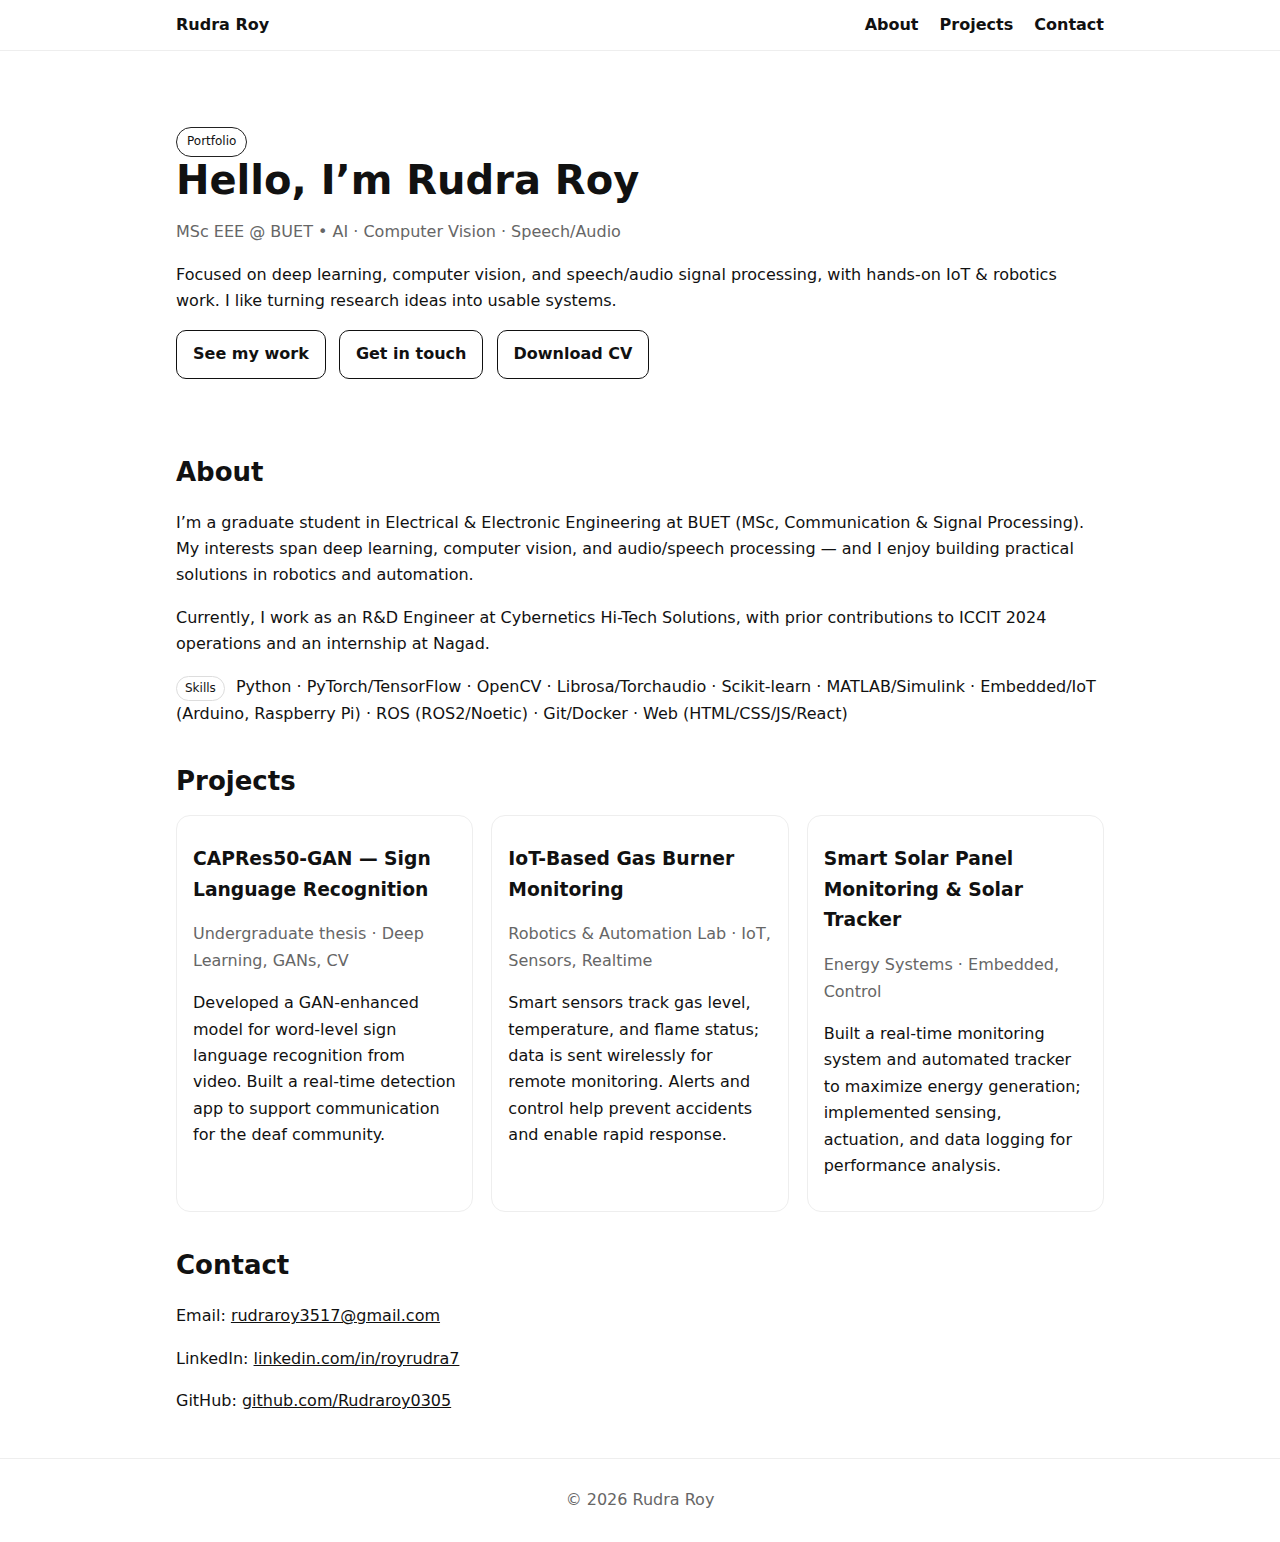
<file: index.html>
<!DOCTYPE html>
<html lang="en">
<head>
  <meta charset="utf-8" />
  <meta name="viewport" content="width=device-width, initial-scale=1" />
  <title>Rudra Roy — Portfolio</title>
  <meta name="description" content="Rudra Roy — MSc EEE @ BUET. Deep learning, computer vision, speech/audio, IoT & robotics." />
  <style>
    :root { --max: 960px; }
    * { box-sizing: border-box; }
    html, body { margin:0; padding:0; }
    body { font:16px/1.65 system-ui, -apple-system, Segoe UI, Roboto, Arial, sans-serif; color:#111; background:#fff; }
    a { color:inherit; }
    header { position:sticky; top:0; background:#fff; border-bottom:1px solid #eee; z-index:20; }
    nav { max-width:var(--max); margin:0 auto; display:flex; align-items:center; justify-content:space-between; padding:12px 16px; }
    nav a { text-decoration:none; font-weight:600; margin-left:16px; }
    nav a:hover { text-decoration:underline; }
    .container { max-width:var(--max); margin:0 auto; padding:28px 16px; }
    .hero { padding:48px 0 24px; }
    h1 { font-size:40px; line-height:1.15; margin:0 0 8px; }
    h2 { font-size:26px; margin:32px 0 12px; }
    h3 { margin:12px 0 6px; }
    .muted { color:#666; }
    .btn { display:inline-block; padding:10px 16px; border:1px solid #111; border-radius:10px; text-decoration:none; font-weight:600; }
    .btn + .btn { margin-left:8px; }
    .grid { display:grid; gap:18px; grid-template-columns:repeat(auto-fit, minmax(260px, 1fr)); }
    article { border:1px solid #eee; border-radius:14px; padding:16px; }
    footer { border-top:1px solid #eee; padding:28px 16px; text-align:center; color:#666; }
    .tag { font-size:12px; padding:2px 8px; border:1px solid #ddd; border-radius:999px; margin-right:6px; display:inline-block; }
    .pill { display:inline-block; font-size:12px; padding:4px 10px; border:1px solid #222; border-radius:999px; }
    @media (max-width:420px){ h1{ font-size:32px; } }
  </style>
</head>
<body>
  <header>
    <nav>
      <div><strong>Rudra Roy</strong></div>
      <div>
        <a href="#about">About</a>
        <a href="#projects">Projects</a>
        <a href="#contact">Contact</a>
      </div>
    </nav>
  </header>

  <main class="container">
    <section class="hero">
      <div class="pill">Portfolio</div>
      <h1>Hello, I’m Rudra Roy</h1>
      <p class="muted">MSc EEE @ BUET • AI · Computer Vision · Speech/Audio</p>
      <p>Focused on deep learning, computer vision, and speech/audio signal processing, with hands-on IoT & robotics work. I like turning research ideas into usable systems.</p>
      <p>
        <a class="btn" href="#projects">See my work</a>
        <a class="btn" href="#contact">Get in touch</a>
        <a class="btn" href="assets/resume.pdf" target="_blank" rel="noopener">Download CV</a>
      </p>
    </section>

    <section id="about">
      <h2>About</h2>
      <p>I’m a graduate student in Electrical & Electronic Engineering at BUET (MSc, Communication & Signal Processing). My interests span deep learning, computer vision, and audio/speech processing — and I enjoy building practical solutions in robotics and automation.</p>
      <p>Currently, I work as an R&amp;D Engineer at Cybernetics Hi-Tech Solutions, with prior contributions to ICCIT 2024 operations and an internship at Nagad.</p>
      <p>
        <span class="tag">Skills</span>
        Python · PyTorch/TensorFlow · OpenCV · Librosa/Torchaudio · Scikit-learn · MATLAB/Simulink ·
        Embedded/IoT (Arduino, Raspberry Pi) · ROS (ROS2/Noetic) · Git/Docker · Web (HTML/CSS/JS/React)
      </p>
    </section>

    <section id="projects">
      <h2>Projects</h2>
      <div class="grid">
        <article>
          <h3>CAPRes50-GAN — Sign Language Recognition</h3>
          <p class="muted">Undergraduate thesis · Deep Learning, GANs, CV</p>
          <p>Developed a GAN-enhanced model for word-level sign language recognition from video. Built a real-time detection app to support communication for the deaf community.</p>
        </article>

        <article>
          <h3>IoT-Based Gas Burner Monitoring</h3>
          <p class="muted">Robotics &amp; Automation Lab · IoT, Sensors, Realtime</p>
          <p>Smart sensors track gas level, temperature, and flame status; data is sent wirelessly for remote monitoring. Alerts and control help prevent accidents and enable rapid response.</p>
        </article>

        <article>
          <h3>Smart Solar Panel Monitoring &amp; Solar Tracker</h3>
          <p class="muted">Energy Systems · Embedded, Control</p>
          <p>Built a real-time monitoring system and automated tracker to maximize energy generation; implemented sensing, actuation, and data logging for performance analysis.</p>
        </article>
      </div>
    </section>

    <section id="contact">
      <h2>Contact</h2>
      <p>Email: <a href="mailto:rudraroy3517@gmail.com">rudraroy3517@gmail.com</a></p>
      <p>LinkedIn: <a href="https://www.linkedin.com/in/royrudra7/">linkedin.com/in/royrudra7</a></p>
      <p>GitHub: <a href="https://github.com/Rudraroy0305">github.com/Rudraroy0305</a></p>
    </section>
  </main>

  <footer>© <span id="y"></span> Rudra Roy</footer>
  <script>document.getElementById('y').textContent = new Date().getFullYear();</script>
</body>
</html>
</file>
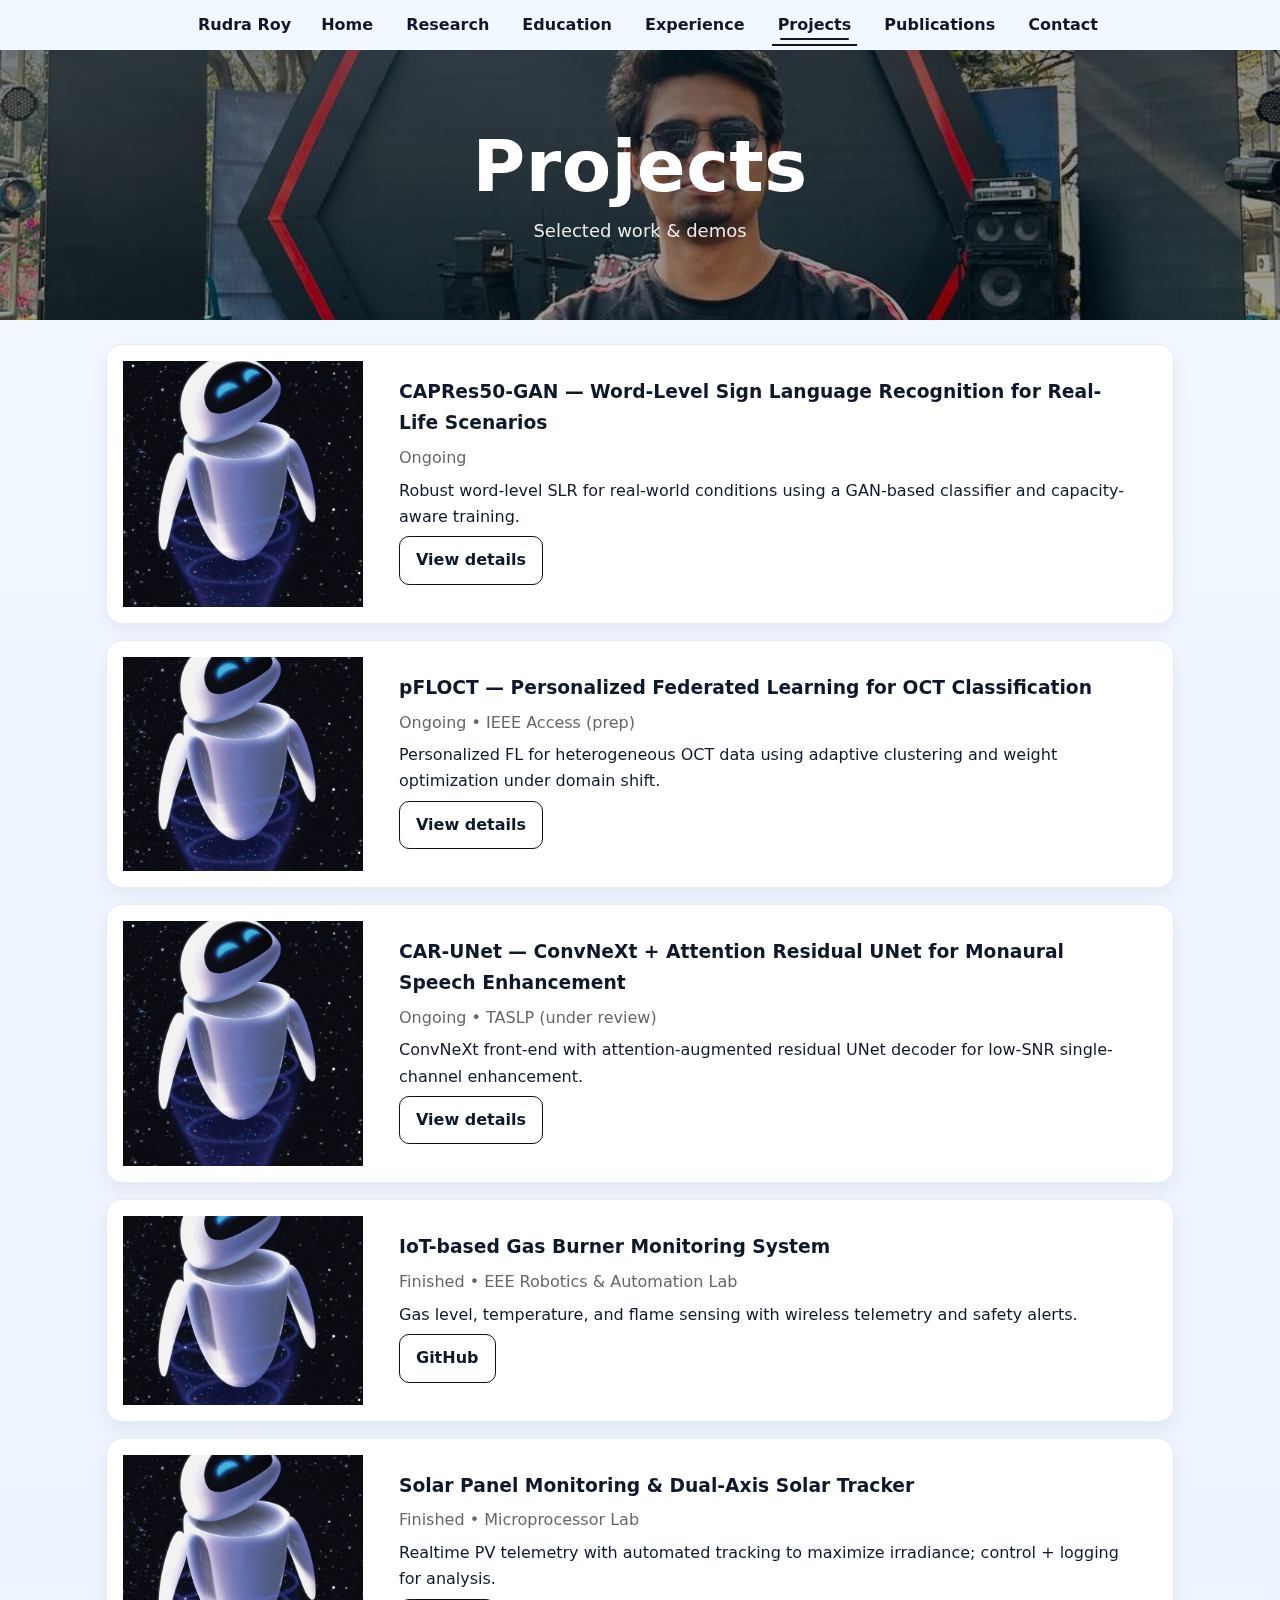
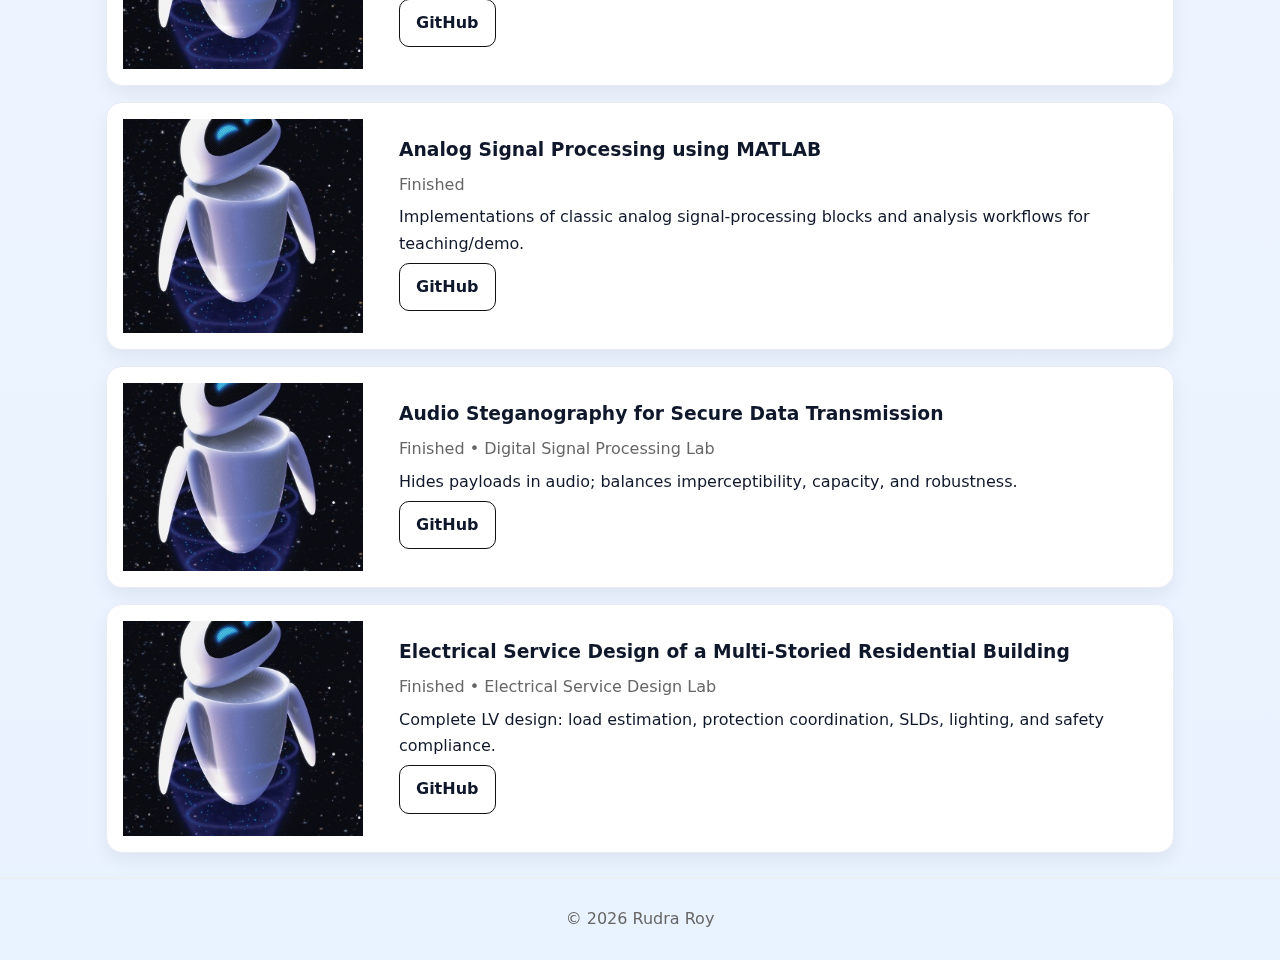
<file: projects.html>
<!DOCTYPE html>
<html lang="en">
<head>
  <meta charset="utf-8" />
  <meta name="viewport" content="width=device-width, initial-scale=1" />
  <title>Projects — Rudra Roy</title>
  <meta name="description" content="Selected projects by Rudra Roy." />
  <link rel="stylesheet" href="assets/css/styles.css" />
  <link rel="icon" type="image/png" href="assets/img/favicon.png" />

  <!-- Page styles: one-row-per-project -->
  <style>
    .proj-wrap { max-width: 1100px; margin: 24px auto; padding: 0 16px; display: grid; gap: 16px; }
    .proj-row {
      display: grid; grid-template-columns: 240px 1fr; gap: 18px;
      background:#fff; border:1px solid #e8ecf5; border-radius:16px; overflow:hidden;
      box-shadow:0 8px 18px rgba(15,23,42,.06);
    }
    .proj-thumb { background-size:cover; background-position:center; min-height:180px; }
    .proj-body { padding:16px 18px; }
    .proj-body h3 { margin:0 0 6px; }
    .proj-body p { margin:6px 0; }
    @media (max-width:860px){ .proj-row{ grid-template-columns:1fr; } .proj-thumb{ height:220px; } }
  </style>
</head>
<body>
  <!-- shared header -->
  <header data-include="header"></header>

  <!-- banner -->
  <section class="hero-banner" style="min-height: 30vh;">
    <div class="inner">
      <h1 class="hero-title">Projects</h1>
      <div class="hero-sub">Selected work & demos</div>
    </div>
  </section>

  <main>
    <!-- JS will render rows here from assets/data/projects.json -->
    <section class="proj-wrap" id="projects-rows" aria-live="polite"></section>
  </main>

  <!-- shared footer -->
  <div data-include="footer"></div>

  <!-- scripts -->
  <script src="assets/js/layout.js"></script>
  <script src="assets/js/main.js"></script>
</body>
</html>
</file>
<file: assets/css/styles.css>
:root { --max: 960px; }

* { box-sizing: border-box; }
html, body { margin:0; padding:0; }
html { scroll-behavior: smooth; }            /* smooth scrolling */
body {
  font:16px/1.65 system-ui, -apple-system, Segoe UI, Roboto, Arial, sans-serif;
  color:#0f172a;
  background: linear-gradient(180deg, #f3f8ff 0%, #e9f2ff 100%);
}
header { background:rgba(255,255,255,0.9); backdrop-filter:saturate(140%) blur(6px); }
article, .btn { background:#fff; }


a { color:inherit; }
header { position:sticky; top:0; background:#fff; border-bottom:1px solid #eee; z-index:20; }

nav { max-width:var(--max); margin:0 auto; display:flex; align-items:center; justify-content:space-between; padding:12px 16px; }
nav a { text-decoration:none; font-weight:600; margin-left:16px; }
nav a:hover { text-decoration:underline; }
nav a.active { border-bottom:2px solid #111; }   /* active section highlight */

.container { max-width:var(--max); margin:0 auto; padding:28px 16px; }

.hero { padding:48px 0 24px; }
.hero-grid { display:grid; grid-template-columns:120px 1fr; gap:18px; align-items:center; }  /* moved from inline */

h1 { font-size:40px; line-height:1.15; margin:0 0 8px; }
h2 { font-size:26px; margin:32px 0 12px; }
h3 { margin:12px 0 6px; }

.muted { color:#666; }
.btn {
  display:inline-block; padding:10px 16px; border:1px solid #111;
  border-radius:10px; text-decoration:none; font-weight:600;
}
.btn + .btn { margin-left:8px; }

.grid { display:grid; gap:18px; grid-template-columns:repeat(auto-fit, minmax(260px, 1fr)); }
article { border:1px solid #eee; border-radius:14px; padding:16px; }

footer { border-top:1px solid #eee; padding:28px 16px; text-align:center; color:#666; }

.tag {
  font-size:12px; padding:2px 8px; border:1px solid #ddd;
  border-radius:999px; margin-right:6px; display:inline-block;
}
.pill {
  display:inline-block; font-size:12px; padding:4px 10px;
  border:1px solid #222; border-radius:999px;
}

@media (max-width:420px){ h1{ font-size:32px; } }
/* ---- Publications modal ---- */
.modal { position:fixed; inset:0; display:none; }
.modal[aria-hidden="false"] { display:block; }
.modal__backdrop { position:absolute; inset:0; background:rgba(0,0,0,.45); }
.modal__dialog {
  position:relative; max-width:780px; margin:8vh auto; background:#fff;
  border-radius:14px; padding:20px; box-shadow:0 10px 30px rgba(0,0,0,.15);
}
.modal__close {
  position:absolute; top:8px; right:10px; width:36px; height:36px;
  border:0; border-radius:8px; background:#f3f4f6; font-size:20px; cursor:pointer;
}
.modal__img { width:100%; max-height:320px; object-fit:cover; border-radius:12px; border:1px solid #eee; margin-bottom:10px; }
/* ---- Work grid (Projects & Publications) ---- */
.work-grid { 
  display:grid; 
  gap:22px; 
  grid-template-columns:repeat(auto-fit, minmax(260px, 1fr)); 
}

.card {
  background:#fff;
  border:1px solid #e8ecf5;
  border-radius:16px;
  overflow:hidden;
  transition:transform .25s ease, box-shadow .25s ease, border-color .25s ease;
  box-shadow:0 8px 18px rgba(15, 23, 42, 0.05);
}
.card:hover {
  transform:translateY(-4px);
  box-shadow:0 14px 30px rgba(15, 23, 42, 0.10);
  border-color:#dbe4ff;
}

.card__img {
  aspect-ratio:1 / 1;              /* perfect square */
  background:#f1f5ff center/cover no-repeat;
}
.card__body { padding:14px 14px 16px; }
.card__title { margin:0 0 6px; font-size:18px; line-height:1.35; }
.card__subtitle { margin:0 0 10px; color:#64748b; font-size:14px; }
.card__desc { margin:0 0 12px; color:#334155; }
.card__actions .btn { padding:8px 12px; border-radius:9px; }

/* Optional subtle tag chips */
.chips { display:flex; flex-wrap:wrap; gap:6px; margin:0 0 10px; }
.chip { font-size:12px; padding:2px 8px; border:1px solid #e2e8f0; border-radius:999px; background:#fff; }

/* ---- Polished modal ---- */
.modal__dialog{
  max-width:880px;
  padding:22px;
  border:1px solid #e8ecf5;
  box-shadow:0 22px 50px rgba(2, 6, 23, 0.22);
}
.modal__img { max-height:420px; }
.modal__close{ background:#eef2ff; }
/* ---- Hero banner (full width, centered name) ---- */
header { background: transparent; border-bottom: 0; }
.header-solid { background: rgba(255,255,255,0.9); border-bottom: 1px solid #eee; backdrop-filter: saturate(140%) blur(6px); }
.hero-banner{
  position: relative;
  min-height: 48vh;
  display: grid;
  place-items: center;
  text-align: center;
  color: #fff;
  background: #0f172a url('../img/hero.jpg') center/cover no-repeat;
}
.hero-banner::after{
  content: ""; position: absolute; inset: 0;
  background: linear-gradient(180deg, rgba(0,0,0,.45), rgba(0,0,0,.35));
}
.hero-banner > .inner{
  position: relative; z-index: 1; max-width: 1000px; padding: 24px;
}
.hero-title{ font-size: clamp(40px, 7vw, 72px); margin: 0 0 8px; letter-spacing: .5px; }
.hero-sub{ font-size: clamp(14px, 2.4vw, 18px); opacity: .9; }
/* ---- About two-column ---- */
.about-wrap{
  max-width: 1100px; margin: 48px auto; padding: 0 16px;
  display:grid; grid-template-columns: 420px 1fr; gap: 28px; align-items:start;
}
.about-photo{
  width:100%; border-radius:16px; border:1px solid #e8ecf5; box-shadow:0 8px 18px rgba(15,23,42,.06);
  object-fit:cover; aspect-ratio: 4 / 5;                   /* tall portrait */
}
.section-title{
  font-size: 32px; margin: 0 0 8px;
}
.title-underline{
  width: 80px; height: 6px; border-radius: 999px; margin: 6px 0 18px;
  background: linear-gradient(90deg,#f0b429,#f7d37a);      /* gold bar */
}
.about-text p{ margin: 0 0 12px; }
.about-text b{ font-weight: 700; }
/* Smooth scroll for in-page anchors */
html { scroll-behavior: smooth; }

/* Make sections stop below the fixed header */
main section[id], section#about { scroll-margin-top: 88px; }

/* Header becomes solid when scrolled */
header { position: sticky; top: 0; z-index: 50; transition: background .25s ease, box-shadow .25s ease; }
header.scrolled {
  background: rgba(255,255,255,0.96);
  box-shadow: 0 2px 12px rgba(15,23,42,0.08);
  backdrop-filter: saturate(140%) blur(6px);
}

/* Active nav link underline */
nav a { position: relative; padding: 10px 6px; }
nav a.active::after {
  content: ""; position: absolute; left: 8px; right: 8px; bottom: 4px;
  height: 2px; border-radius: 999px; background: #0f172a;
}
/* ---------- Animated Modal (Publications) ---------- */
.modal {
  position: fixed;
  inset: 0;
  display: grid;
  place-items: center;
  pointer-events: none;      /* disabled until opened */
  opacity: 0;
  transition: opacity .25s ease;
  z-index: 999;
}
.modal.is-open {
  opacity: 1;
  pointer-events: auto;
}
.modal__backdrop {
  position: absolute;
  inset: 0;
  background: rgba(9, 14, 24, 0.55);
  backdrop-filter: blur(2px);
  opacity: 0;
  transition: opacity .25s ease;
}
.modal.is-open .modal__backdrop {
  opacity: 1;
}
.modal__dialog {
  position: relative;
  width: min(96vw, 980px);
  max-height: 86vh;
  overflow: auto;
  background: #fff;
  border-radius: 16px;
  box-shadow: 0 20px 60px rgba(15,23,42,.25);
  transform: translateY(20px) scale(.98);
  opacity: 0;
  transition:
    transform .28s cubic-bezier(.2, .8, .2, 1),
    opacity   .28s ease;
}
.modal.is-open .modal__dialog {
  transform: translateY(0) scale(1);
  opacity: 1;
}
.modal__close {
  position: absolute;
  top: 10px;
  right: 12px;
  width: 36px;
  height: 36px;
  border-radius: 999px;
  border: 1px solid #e6e6ea;
  background: #fff;
  font-size: 20px;
  line-height: 34px;
  text-align: center;
  cursor: pointer;
}
</file>
